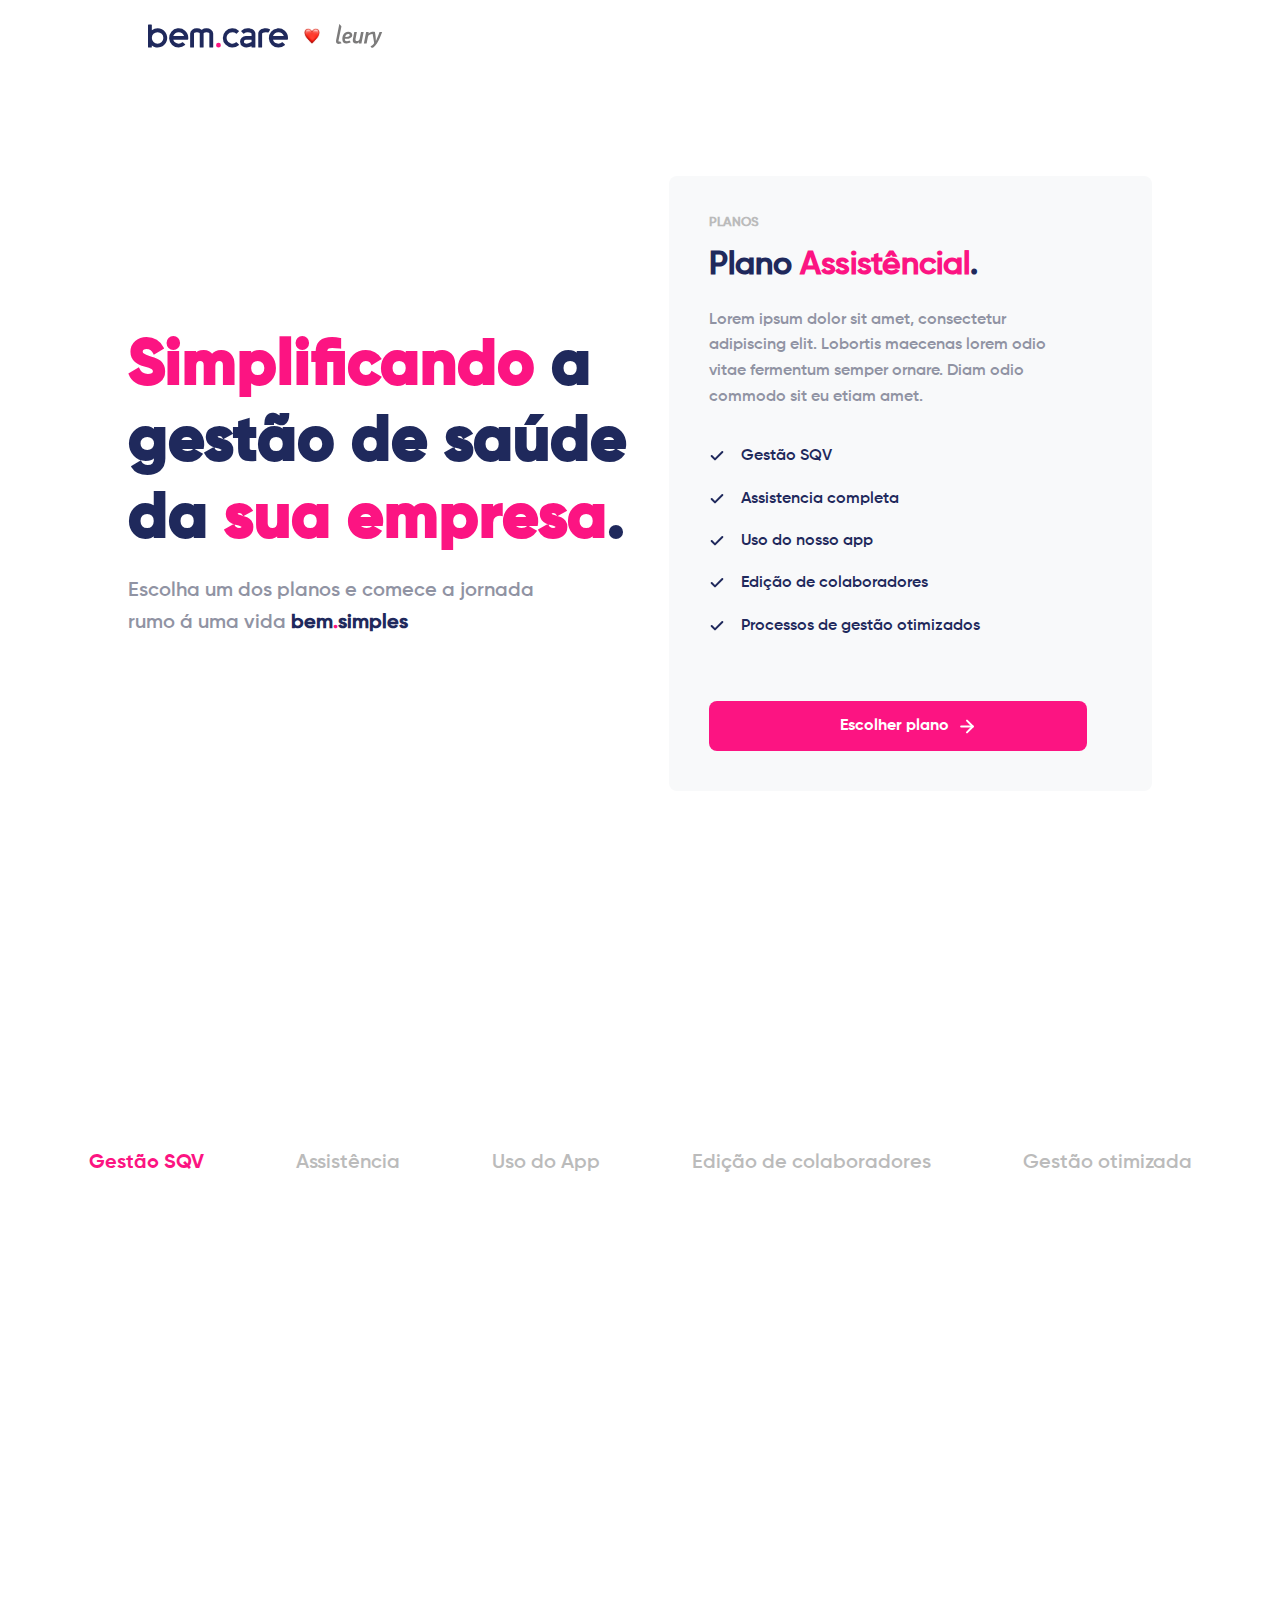
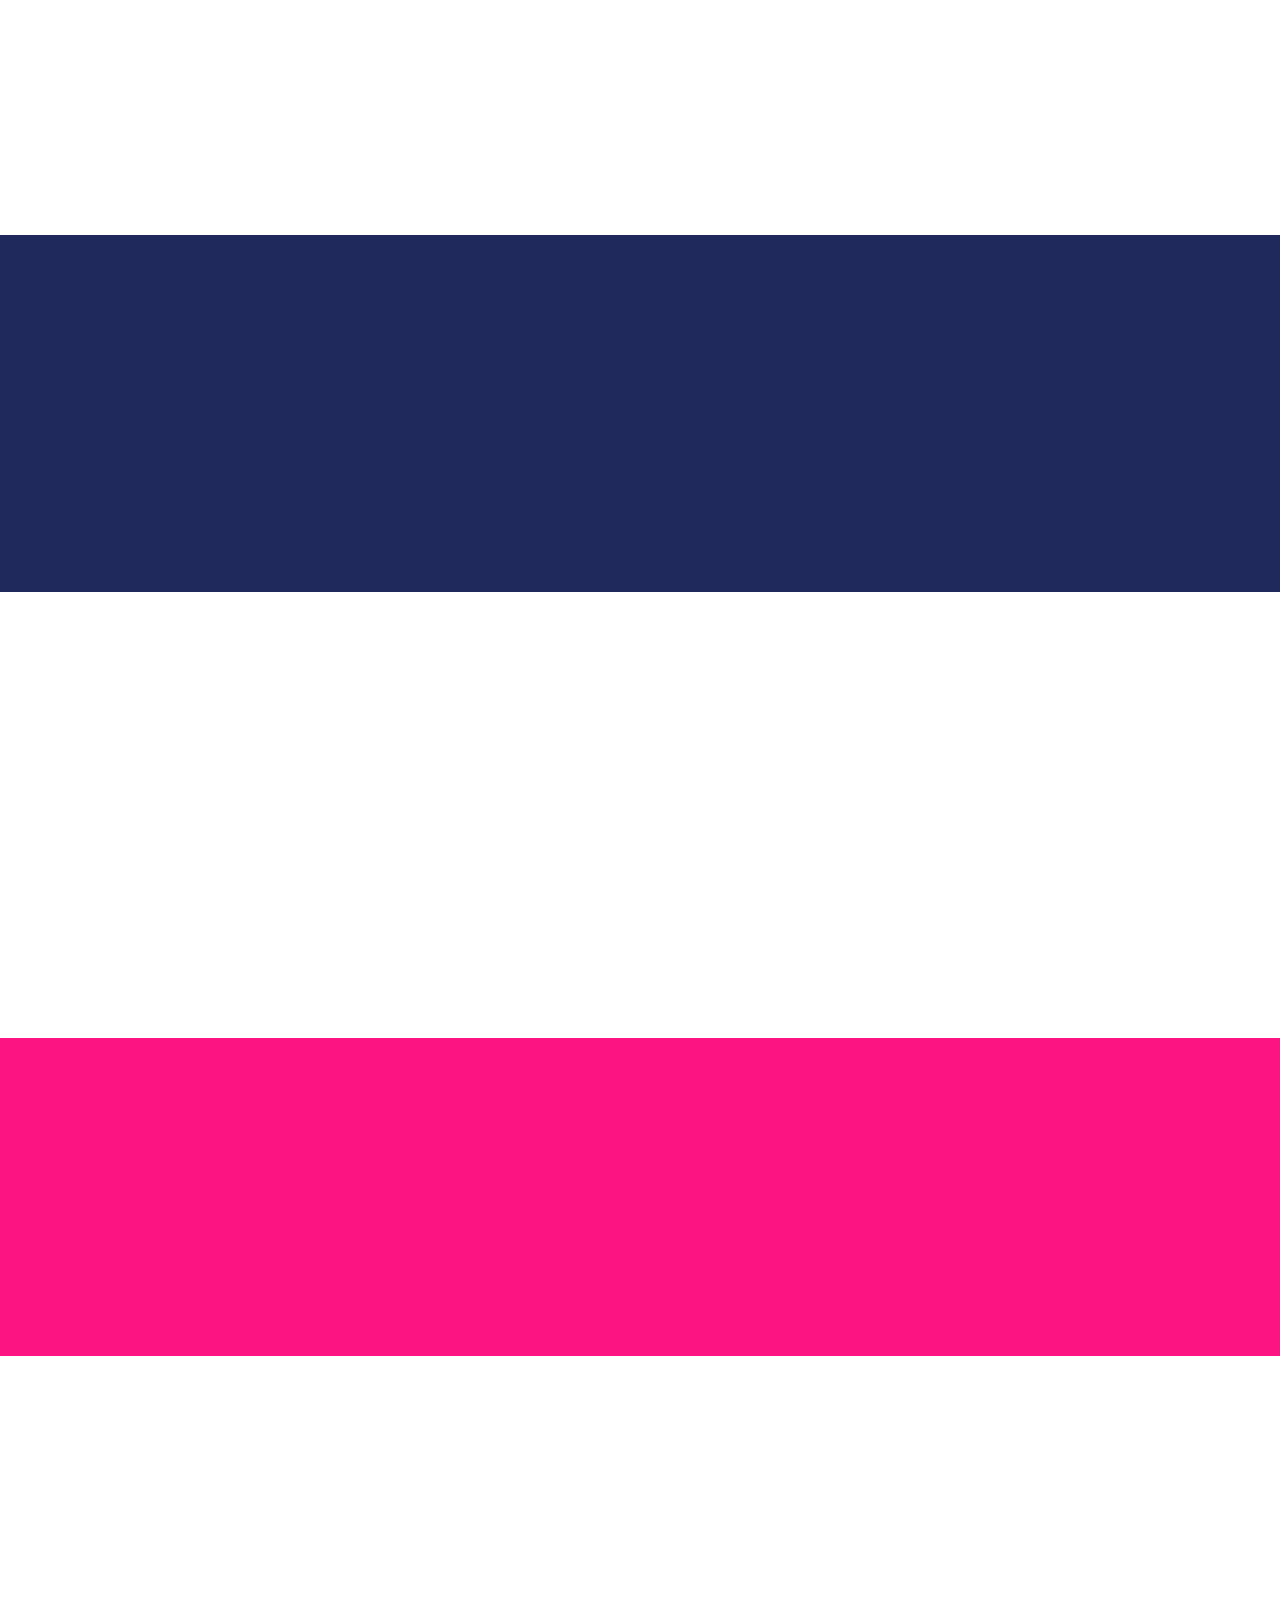
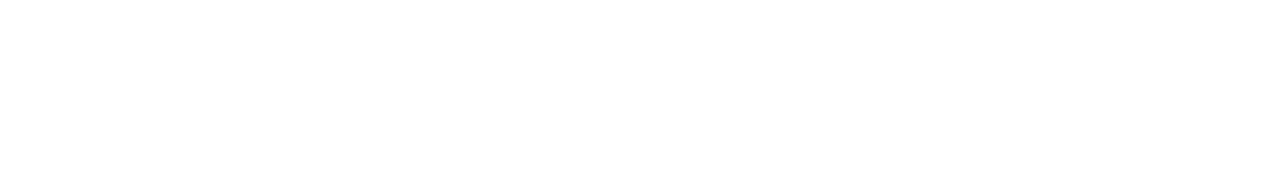
<file: index.html>
<!DOCTYPE html>
<html>
    <head>
        <meta charset="UTF-8">
        <meta name="viewport" content="width=device-width initial-scale=1.0">
        <link rel="preconnect" href="https://fonts.googleapis.com">
        <link rel="preconnect" href="https://fonts.gstatic.com" crossorigin>
        <link href="https://fonts.googleapis.com/css2?family=Inter:wght@400;500;600;700&display=swap" rel="stylesheet"> 
        <link rel="stylesheet" href="./CSS/Planos/planos.css">
        <style type="text/css" media="screen, print">
            @font-face {
            font-family: 'Gilroy-Black';
            font-style: normal;
            font-weight: normal;
            src: url('./Font/Gilroy-Black.ttf');
            }
            @font-face {
            font-family: 'Gilroy-Bold';
            font-style: normal;
            font-weight: normal;
            src: url('./Font/Gilroy-Bold.ttf');
            }
            @font-face {
            font-family: 'Gilroy-ExtraBold';
            font-style: normal;
            font-weight: normal;
            src: url('./Font/Gilroy-ExtraBold.ttf');
            }
            @font-face {
            font-family: 'Gilroy-Heavy';
            font-style: normal;
            font-weight: normal;
            src: url('./Font/Gilroy-Heavy.ttf');
            }
            @font-face {
            font-family: 'Gilroy-Light';
            font-style: normal;
            font-weight: normal;
            src: url('./Font/Gilroy-Light.ttf');
            }
            @font-face {
            font-family: 'Gilroy-Medium';
            font-style: normal;
            font-weight: normal;
            src: url('./Font/Gilroy-Medium.ttf');
            }
            @font-face {
            font-family: 'Gilroy-Regular';
            font-style: normal;
            font-weight: normal;
            src: url('./Font/Gilroy-Regular.ttf');
            }
            @font-face {
            font-family: 'Gilroy-SemiBold';
            font-style: normal;
            font-weight: normal;
            src: url('./Font/Gilroy-SemiBold.ttf');
            }
            @font-face {
            font-family: 'Gilroy-Thin';
            font-style: normal;
            font-weight: normal;
            src: url('./Font/Gilroy-Thin.ttf');
            }
            @font-face {
            font-family: 'Gilroy-UltraLight';
            font-style: normal;
            font-weight: normal;
            src: url('./Font/Gilroy-UltraLight.ttf');
            }
            
        </style>
        <link href="./CSS/animacaoScroll.css" rel="stylesheet">
        <link href="./CSS/base.css" rel="stylesheet">
        <link href="./CSS/reset.css" rel="stylesheet">
        <link href="./CSS/normalize.css" rel="stylesheet">
        <link rel="shortcut icon" href="./Assets/favicon-bem-care.svg">
        <title>Planos - bem.care</title>
    </head>

    <body id="body">
        
        <header class="cabecalho">

            <img src="./Assets/logo-bem.care.svg" alt="Logo Bem.Care" class="logo__bem-care">

            <img src="./Assets/Vetores/vetor-coracao-preenchido.svg" alt="Coração" class="icone__coracao">

            <img src="./Assets/logo-empresa.svg" alt="Logo Empresa" class="logo__empresa">

        </header>

        <main class="conteudo">
            
            <section class="secao__banner___hero">

                <section class="secao__intro___banner">

                    <h1 class="titulo__intro___banner"><span class="destaque__pink">Simplificando</span> a gestão de saúde da <span class="destaque__pink">sua empresa</span>.</h1>
                    <p class="subtitulo__intro___banner">Escolha um dos planos e comece a jornada rumo á uma vida <span class="font__weight-bold"><span class="destaque__blue">bem</span><span class="destaque__pink">.</span><span class="destaque__blue">simples</span></span></p>

                </section>

                <section class="secao__card___plano">

                    <h2 class="titulo__plano">PLANOS</h2>

                    <div class="info__card___plano">

                        <h3 class="nome__plano">Plano <span class="destaque__pink">Assistêncial</span>.</h3>

                        <p class="descricao__plano">Lorem ipsum dolor sit amet, consectetur adipiscing elit. Lobortis maecenas lorem odio vitae fermentum semper ornare. Diam odio commodo sit eu etiam amet.</p>

                    </div>

                    <ul class="lista__beneficios___plano">

                        <li class="item__lista___beneficios">Gestão SQV</li>

                        <li class="item__lista___beneficios">Assistencia completa</li>

                        <li class="item__lista___beneficios">Uso do nosso app</li>

                        <li class="item__lista___beneficios">Edição de colaboradores</li>

                        <li class="item__lista___beneficios">Processos de gestão otimizados</li>

                    </ul>

                    <a href="./plano-assistencial.html" class="botao__ver___plano">Escolher plano</a>

                </section>


            </section>

            <section class="secao__beneficios">

                <h5 class="titulo__beneficios anime-left"><span class="destaque__pink">Benefícios</span> do plano</h5>

                <div class="cabecalho__secao___beneficios">
                    <button class="tablinks tab-sqv" id="defaultOpen" onclick="openTab(event, 'sqv')">Gestão SQV</button>
                    <button class="tablinks tab-assistencia" onclick="openTab(event, 'assistencia')">Assistência</button>
                    <button class="tablinks tab-uso-app" onclick="openTab(event, 'uso-app')">Uso do App</button>
                    <button class="tablinks tab-edicao-colaboradores" onclick="openTab(event, 'edicao-colaboradores')">Edição de colaboradores</button>
                    <button class="tablinks tab-gestao-otimizada" onclick="openTab(event, 'gestao-otimizada')">Gestão otimizada</button>      
                </div>

                <section class="secao__tab___beneficios tabcontent" id="sqv">

                    <img src="./Assets/Imagens/imagem-sqv.png" alt="Imagem Benefícios" class="imagem__beneficio anime-right">

                    <section class="secao__info___beneficios anime-left">

                        <h7 class="titulo__info___beneficios">Gestão <span class="font__weight-medium"><span class="destaque__pink">SQV</span>.</h7>
                        <p class="descricao__info___beneficios">Lorem ipsum dolor sit amet, consectetur adipiscing elit. Lobortis maecenas lorem odio vitae fermentum semper ornare. Diam odio commodo sit eu etiam amet. ipsum dolor sit amet, consectetur adipiscing elit. Lobortis maecenas lorem odio vitae fermentum semper</p>

                        <a href="./plano-assistencial.html" class="botao__ver___plano-beneficios">Escolher plano</a>

                    </section>

                </section>

                <section class="secao__tab___beneficios tabcontent" id="assistencia">

                    <img src="./Assets/Imagens/imagem-sqv.png" alt="Imagem Benefícios" class="imagem__beneficio anime-right">

                    <section class="secao__info___beneficios anime-left">

                        <h7 class="titulo__info___beneficios">Assistência.</h7>
                        <p class="descricao__info___beneficios">Lorem ipsum dolor sit amet, consectetur adipiscing elit. Lobortis maecenas lorem odio vitae fermentum semper ornare. Diam odio commodo sit eu etiam amet. ipsum dolor sit amet, consectetur adipiscing elit. Lobortis maecenas lorem odio vitae fermentum semper</p>

                        <a href="./plano-assistencial.html" class="botao__ver___plano-beneficios">Escolher plano</a>

                    </section>

                </section>

                <section class="secao__tab___beneficios tabcontent" id="uso-app">

                    <img src="./Assets/Imagens/imagem-sqv.png" alt="Imagem Benefícios" class="imagem__beneficio anime-right">

                    <section class="secao__info___beneficios anime-left">

                        <h7 class="titulo__info___beneficios">Uso do <span class="font__weight-medium"><span class="destaque__pink">App</span>.</h7>
                        <p class="descricao__info___beneficios">Lorem ipsum dolor sit amet, consectetur adipiscing elit. Lobortis maecenas lorem odio vitae fermentum semper ornare. Diam odio commodo sit eu etiam amet. ipsum dolor sit amet, consectetur adipiscing elit. Lobortis maecenas lorem odio vitae fermentum semper</p>

                        <a href="./plano-assistencial.html" class="botao__ver___plano-beneficios">Escolher plano</a>

                    </section>

                </section>

                <section class="secao__tab___beneficios tabcontent" id="edicao-colaboradores">

                    <img src="./Assets/Imagens/imagem-sqv.png" alt="Imagem Benefícios" class="imagem__beneficio anime-right">

                    <section class="secao__info___beneficios anime-left">

                        <h7 class="titulo__info___beneficios">Edição de <span class="font__weight-medium"><span class="destaque__pink">colaboradores</span>.</h7>
                        <p class="descricao__info___beneficios">Lorem ipsum dolor sit amet, consectetur adipiscing elit. Lobortis maecenas lorem odio vitae fermentum semper ornare. Diam odio commodo sit eu etiam amet. ipsum dolor sit amet, consectetur adipiscing elit. Lobortis maecenas lorem odio vitae fermentum semper</p>

                        <a href="./plano-assistencial.html" class="botao__ver___plano-beneficios">Escolher plano</a>

                    </section>

                </section>

                <section class="secao__tab___beneficios tabcontent" id="gestao-otimizada">

                    <img src="./Assets/Imagens/imagem-sqv.png" alt="Imagem Benefícios" class="imagem__beneficio anime-right">

                    <section class="secao__info___beneficios anime-left">

                        <h7 class="titulo__info___beneficios">Gestão <span class="font__weight-medium"><span class="destaque__pink">otimizada</span>.</h7>
                        <p class="descricao__info___beneficios">Lorem ipsum dolor sit amet, consectetur adipiscing elit. Lobortis maecenas lorem odio vitae fermentum semper ornare. Diam odio commodo sit eu etiam amet. ipsum dolor sit amet, consectetur adipiscing elit. Lobortis maecenas lorem odio vitae fermentum semper</p>

                        <a href="./plano-assistencial.html" class="botao__ver___plano-beneficios">Escolher plano</a>

                    </section>

                </section>

            </section>

            <section class="secao__diferencial">

                <ul class="lista__diferencial">

                    <li class="item__lista___diferencial anime-right">

                        <img src="./Assets/Vetores/vetor-coracao-diferencial.svg" alt="" class="imagem__item___diferencial">

                        <h8 class="titulo__diferencial">Cuidamos de mais de <span class="destaque__pink">1200 vidas.</span></h8>

                    </li>

                    <li class="item__lista___diferencial anime-right">

                        <img src="./Assets/Vetores/vetor-alcancamos-diferencial.svg" alt="" class="imagem__item___diferencial">

                        <h8 class="titulo__diferencial">Alcançamos <span class="destaque__pink">116 cidades.</span></h8>

                    </li>

                    <li class="item__lista___diferencial anime-left">

                        <img src="./Assets/Vetores/vetor-relatorios-diferencial.svg" alt="" class="imagem__item___diferencial">

                        <h8 class="titulo__diferencial">Mais de <span class="destaque__pink">20 mil relatórios gerados.</span></h8>

                    </li>

                    <li class="item__lista___diferencial anime-left">

                        <img src="./Assets/Vetores/vetor-empresas-diferencial.svg" alt="" class="imagem__item___diferencial">

                        <h8 class="titulo__diferencial"><span class="destaque__pink">95 empresas</span> usam o <span class="destaque__pink">bem</span>.<span class="destaque__pink">care.</span></span></h8>

                    </li>


                </ul>

            </section>

            <section class="secao__depoimentos">

                <h9 class="titulo__depoimentos anime-right"><span class="destaque__pink">Depoimentos</span> de quem está sobre nossos <span class="destaque__pink">cuidados</span>.</h9>

                <div class="container__carousel anime-left">
                    <ul class="lista__depoimentos" data-lista-depoimentos>

                        <li class="item__lista___depoimentos">

                            <p class="texto__depoimento">O bem<span class="destaque__pink">.</span>care hoje em dia é peça mais que importante na rotina do RH da empresa, não consigo mais imaginar os processos sem a facilidade que e praticidade que o serviço trás<span class="destaque__pink">”</span></p>

                            <div class="container__perfil___depoimento">

                                <img src="./Assets/Imagens/imagem-depoimentos.png" alt="Imagem Depoimento" class="imagem__perfil___depoimento">

                                <div class="info__perfil___depoimento">

                                    <h10 class="nome__perfil___depoimento">Armano Franco</h10>
                                    <span class="empresa__perfil___depoimento">Fleury</span>

                                </div>

                            </div>
                        </li>

                        <li class="item__lista___depoimentos">

                            <p class="texto__depoimento">O bem<span class="destaque__pink">.</span>care hoje em dia é peça mais que importante na rotina do RH da empresa, não consigo mais imaginar os processos sem a facilidade que e praticidade que o serviço trás<span class="destaque__pink">”</span></p>

                            <div class="container__perfil___depoimento">

                                <img src="./Assets/Imagens/imagem-depoimentos.png" alt="Imagem Depoimento" class="imagem__perfil___depoimento">

                                <div class="info__perfil___depoimento">

                                    <h10 class="nome__perfil___depoimento">Arthur Franco</h10>
                                    <span class="empresa__perfil___depoimento">Fleury</span>

                                </div>

                            </div>
                        </li>

                        <li class="item__lista___depoimentos">

                            <p class="texto__depoimento">O bem<span class="destaque__pink">.</span>care hoje em dia é peça mais que importante na rotina do RH da empresa, não consigo mais imaginar os processos sem a facilidade que e praticidade que o serviço trás<span class="destaque__pink">”</span></p>

                            <div class="container__perfil___depoimento">

                                <img src="./Assets/Imagens/imagem-depoimentos.png" alt="Imagem Depoimento" class="imagem__perfil___depoimento">

                                <div class="info__perfil___depoimento">

                                    <h10 class="nome__perfil___depoimento">James Franco</h10>
                                    <span class="empresa__perfil___depoimento">Fleury</span>

                                </div>

                            </div>
                        </li>

                    </ul>

                    <div class="container__botao___depoimento">
                        <button class="botao__anterior___depoimento" type="button" data-anterior>
                            <svg width="24" height="24" viewBox="0 0 24 24" fill="none" xmlns="http://www.w3.org/2000/svg">
                                <path class="seta-esquerda-hover" d="M19 12H5" stroke="#A3A3A3" stroke-width="2" stroke-linecap="round" stroke-linejoin="round"/>
                                <path class="seta-esquerda-hover" d="M12 19L5 12L12 5" stroke="#A3A3A3" stroke-width="2" stroke-linecap="round" stroke-linejoin="round"/>
                            </svg>
                        </button>
                        <button class="botao__proximo___depoimento" type="button" data-proximo>
                            <svg width="24" height="24" viewBox="0 0 24 24" fill="none" xmlns="http://www.w3.org/2000/svg">
                                <path class="seta-direita-hover" d="M5 12H19" stroke="#A3A3A3" stroke-width="2" stroke-linecap="round" stroke-linejoin="round"/>
                                <path class="seta-direita-hover" d="M12 19L19 12L12 5" stroke="#A3A3A3" stroke-width="2" stroke-linecap="round" stroke-linejoin="round"/>
                            </svg>
                        </button>
                    </div>
                </div>

            </section>

            <section class="secao__contato">

                <h11 class="titulo__contato anime-right">Fale com a nossa <span class="destaque__white">equipe de vendas.</span></h11>

                <a href="#" class="botao__falar___whatsapp anime-left">Falar por Whatsapp</a>

            </section>

        </main>

        <footer class="rodape">

            <img src="./Assets/logo-bem.care.svg" alt="Logo Bem.Care" class="imagem__bem-care___footer anime-left">
            
            <h12 class="titulo__footer anime-right">somos apaixonados por cuidar bem dos seus colaboradores</h12>

            <h13 class="texto__copyright___footer anime-left">bem.care é uma fintech de saúde, atuando na condição de instituição de pagamento e arranjo de pagamento BEM.CARE S/A. - CNPJ 29.884.711/001-58 - Av. das Nações Unidas, 12.399, Conjunto 16-B São Paulo, SP, CEP 04578-000</h13>

        </footer>
    <script src="https://cdnjs.cloudflare.com/ajax/libs/jquery/2.2.2/jquery.min.js" type="text/javascript"></script>
    <script>
            // Adiciona a classe .js ao elemento HTML. Assim eu garanto que os elementos só serão escondidos caso o JavaScript esteja habilitado
                var root = document.documentElement;
                root.className += ' js';

                // Cria a função boxTop responsável por definir a distância entre o topo to elemento e a página
                function boxTop(idBox) {
                    var boxOffset = $(idBox).offset().top;
                    return boxOffset;
                }

                // Verifica se o documento está pronto
                $(document).ready(function() {
                    
                            // target define os elementos que serão animados. Neste 	caso todos os que possuirem a classe .anime	
                    var $target = $('.anime-left'),
                            
                            // animationClass define a classe que será injetada no elemento durante o scroll. É nessa classe que	definimos como a animação irá ocorrer
                            animationClass = 'anime-init-left',
                            
                            // windowHeight pega a altura total da janela do browser
                            windowHeight = $(window).height(),
                            
                            // offset é definido a partir da altura da janela, menos um quarto dessa atlura. Isso vai garantir que o browser não fique com um espaço grande em branco
                            offset = windowHeight - (windowHeight / 7);

                    // animeScroll é a função responsável por adicionar a classe animationClass ao elemento da página.
                    function animeScroll() {
                        
                        // documentTop vai definir a distância entre o topo da página e o scroll. O valor é atualizado sempre a função animeScroll é ativada.
                        var documentTop = $(document).scrollTop();
                        
                        // target.each serve para adicionarmos a função a cada elemento que tiver a classe do target. Assim garantimos que elementos com distâncias diferentes do topo da página, animem no momento correto
                        $target.each(function() {
                            
                            // o if verifica se a distância entre o topo da página e o scroll é maior que a distância do elemento - o valor fo offset
                            if (documentTop > boxTop(this) - offset) {
                                
                                // caso seja verdadeiro, ele vai adicionar a classe que está em animationClass ao elemento
                                $(this).addClass(animationClass);
                            } else {
                                
                                // caso seja falso ele vai remover a classe do elemento. Se você não quiser que a animação ocorra mais de uma vez, ou seja, quando o cliente voltar o scroll para cima os elementos continuem fixos, basta remover este else
                                $(this).removeClass(animationClass);
                            }
                        });
                    }
                    
                    // dispara a função animeScroll, nesse primeiro momento ele dispara para verificar se já não existe nenhum elemento na página que esteja no campo de visão do usuário
                    animeScroll();
                    
                    // com o document.scroll vamos verificar sempre que um evento de scroll ocorrer na página
                    $(document).scroll(function() {
                        
                        // quando o evento de scroll ocorre disparamos novamente a função animeScroll. Com um setTimeout para evetira que ela seja disparada diversas vezes
                        setTimeout(function() {
                            animeScroll()
                        }, 150);
                    });
                });
    </script>
    <script>
        // Adiciona a classe .js ao elemento HTML. Assim eu garanto que os elementos só serão escondidos caso o JavaScript esteja habilitado
            var root = document.documentElement;
            root.className += ' js';

            // Cria a função boxTop responsável por definir a distância entre o topo to elemento e a página
            function boxTop(idBox) {
                var boxOffset = $(idBox).offset().top;
                return boxOffset;
            }

            // Verifica se o documento está pronto
            $(document).ready(function() {
                
                        // target define os elementos que serão animados. Neste 	caso todos os que possuirem a classe .anime	
                var $target = $('.anime-right'),
                        
                        // animationClass define a classe que será injetada no elemento durante o scroll. É nessa classe que	definimos como a animação irá ocorrer
                        animationClass = 'anime-init-right',
                        
                        // windowHeight pega a altura total da janela do browser
                        windowHeight = $(window).height(),
                        
                        // offset é definido a partir da altura da janela, menos um quarto dessa atlura. Isso vai garantir que o browser não fique com um espaço grande em branco
                        offset = windowHeight - (windowHeight / 7);

                // animeScroll é a função responsável por adicionar a classe animationClass ao elemento da página.
                function animeScroll() {
                    
                    // documentTop vai definir a distância entre o topo da página e o scroll. O valor é atualizado sempre a função animeScroll é ativada.
                    var documentTop = $(document).scrollTop();
                    
                    // target.each serve para adicionarmos a função a cada elemento que tiver a classe do target. Assim garantimos que elementos com distâncias diferentes do topo da página, animem no momento correto
                    $target.each(function() {
                        
                        // o if verifica se a distância entre o topo da página e o scroll é maior que a distância do elemento - o valor fo offset
                        if (documentTop > boxTop(this) - offset) {
                            
                            // caso seja verdadeiro, ele vai adicionar a classe que está em animationClass ao elemento
                            $(this).addClass(animationClass);
                        } else {
                            
                            // caso seja falso ele vai remover a classe do elemento. Se você não quiser que a animação ocorra mais de uma vez, ou seja, quando o cliente voltar o scroll para cima os elementos continuem fixos, basta remover este else
                            $(this).removeClass(animationClass);
                        }
                    });
                }
                
                // dispara a função animeScroll, nesse primeiro momento ele dispara para verificar se já não existe nenhum elemento na página que esteja no campo de visão do usuário
                animeScroll();
                
                // com o document.scroll vamos verificar sempre que um evento de scroll ocorrer na página
                $(document).scroll(function() {
                    
                    // quando o evento de scroll ocorre disparamos novamente a função animeScroll. Com um setTimeout para evetira que ela seja disparada diversas vezes
                    setTimeout(function() {
                        animeScroll()
                    }, 150);
                });
            });
</script>
    <script src="./Componentes/tab.js" type="text/javascript"></script>
    <script src="./Componentes/moduleCaroussel.js" type="module"></script>
    </body>

</html>
</file>
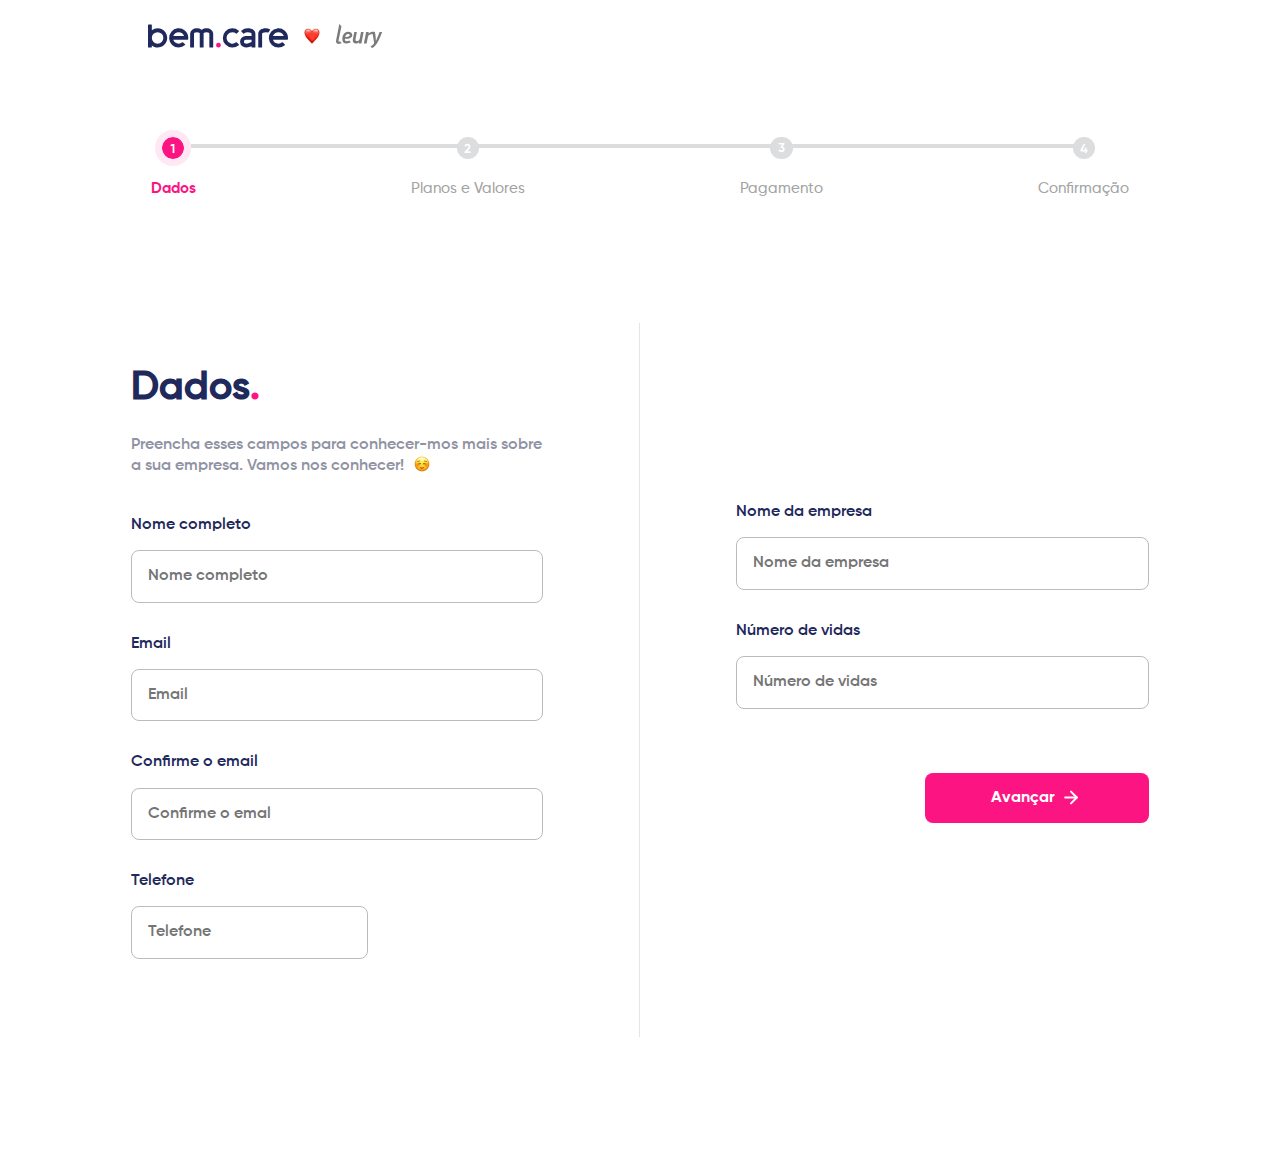
<file: plano-assistencial.html>
<!DOCTYPE html>
<html>
    <head>
        <meta charset="UTF-8">
        <meta name="viewport" content="width=device-width initial-scale=1.0">
        <link rel="preconnect" href="https://fonts.googleapis.com">
        <link rel="preconnect" href="https://fonts.gstatic.com" crossorigin>
        <link href="https://fonts.googleapis.com/css2?family=Inter:wght@400;500;600;700&display=swap" rel="stylesheet"> 
        <link rel="stylesheet" href="./CSS/PlanoAssistencial/planoAssistencial.css">
        <style type="text/css" media="screen, print">
            @font-face {
            font-family: 'Gilroy-Black';
            font-style: normal;
            font-weight: normal;
            src: url('./Font/Gilroy-Black.ttf');
            }
            @font-face {
            font-family: 'Gilroy-Bold';
            font-style: normal;
            font-weight: normal;
            src: url('./Font/Gilroy-Bold.ttf');
            }
            @font-face {
            font-family: 'Gilroy-ExtraBold';
            font-style: normal;
            font-weight: normal;
            src: url('./Font/Gilroy-ExtraBold.ttf');
            }
            @font-face {
            font-family: 'Gilroy-Heavy';
            font-style: normal;
            font-weight: normal;
            src: url('./Font/Gilroy-Heavy.ttf');
            }
            @font-face {
            font-family: 'Gilroy-Light';
            font-style: normal;
            font-weight: normal;
            src: url('./Font/Gilroy-Light.ttf');
            }
            @font-face {
            font-family: 'Gilroy-Medium';
            font-style: normal;
            font-weight: normal;
            src: url('./Font/Gilroy-Medium.ttf');
            }
            @font-face {
            font-family: 'Gilroy-Regular';
            font-style: normal;
            font-weight: normal;
            src: url('./Font/Gilroy-Regular.ttf');
            }
            @font-face {
            font-family: 'Gilroy-SemiBold';
            font-style: normal;
            font-weight: normal;
            src: url('./Font/Gilroy-SemiBold.ttf');
            }
            @font-face {
            font-family: 'Gilroy-Thin';
            font-style: normal;
            font-weight: normal;
            src: url('./Font/Gilroy-Thin.ttf');
            }
            @font-face {
            font-family: 'Gilroy-UltraLight';
            font-style: normal;
            font-weight: normal;
            src: url('./Font/Gilroy-UltraLight.ttf');
            }
            
        </style>
        <link href="./CSS/animacaoScroll.css" rel="stylesheet">
        <link href="./CSS/base.css" rel="stylesheet">
        <link href="./CSS/reset.css" rel="stylesheet">
        <link href="./CSS/normalize.css" rel="stylesheet">
        <link rel="shortcut icon" href="./Assets/favicon-bem-care.svg">
        <title>Plano Assistêncial - bem.care</title>
    </head>

    <body id="body">

        <header class="cabecalho">

            <img src="./Assets/logo-bem.care.svg" alt="Logo Bem.Care" class="logo__bem-care">

            <img src="./Assets/Vetores/vetor-coracao-preenchido.svg" alt="Coração" class="icone__coracao">

            <img src="./Assets/logo-empresa.svg" alt="Logo Empresa" class="logo__empresa">

        </header>

        <main class="conteudo">

            <section class="secao__progresso___compra">

                <section class="secao__barra___progresso">

                    <span class="barra__progresso" id="barra-progresso"></span>

                </section>


                <section class="secao__passos___progresso">

                    <div class="container__passos___progresso">
                        <div class="container__numero___passo">
                            <span class="numero__passo___progresso numero__passo___atual primeiro__progresso"></span>
                        </div>
                        <span class="nome__passo___progresso nome__passo___atual">Dados</span>

                    </div>

                    <div class="container__passos___progresso">

                        <div class="container__numero___passo">
                            <span class="numero__passo___progresso segundo__progresso" id="numero-segundo__progresso"></span>
                        </div>
                        <span class="nome__passo___progresso" id="nome-segundo__progresso">Planos e Valores</span>
                        
                    </div>

                    <div class="container__passos___progresso">

                        <div class="container__numero___passo">
                            <span class="numero__passo___progresso terceiro__progresso"></span>
                        </div>
                        <span class="nome__passo___progresso">Pagamento</span>
                        
                    </div>

                    <div class="container__passos___progresso">

                        <div class="container__numero___passo">
                            <span class="numero__passo___progresso quarto__progresso"></span>
                        </div>
                        <span class="nome__passo___progresso">Confirmação</span>
                        
                    </div>

                </section>

            </section>
            <div class="container__secoes">
                <section class="secao__conteudo___passos">

                    <section class="secao__dados" id="secao__dados">

                        <section class="secao__dados___pessoal">

                            <h1 class="titulo__dados___pessoal">Dados<span class="destaque__pink">.</span></h1>
                            <p class="descricao__dados___pessoal">Preencha esses campos para conhecer-mos mais sobre a sua empresa. Vamos nos conhecer! <img src="./Assets/Vetores/vetor-carinha-sorrindo.png" alt="Emoji" class="emoji-descricao"></p>

                            <section class="secao__input___dados">

                                <div class="container__input">

                                    <label for="Nome" class="label__input">Nome completo</label>
                                    <input type="text" class="input__dados" placeholder="Nome completo" required>

                                </div>

                                <div class="container__input">

                                    <label for="Email" class="label__input">Email</label>
                                    <input type="email" class="input__dados" placeholder="Email" required>

                                </div>

                                <div class="container__input">

                                    <label for="Confirme Email" class="label__input">Confirme o email</label>
                                    <input type="email" class="input__dados" placeholder="Confirme o emal" required>

                                </div>

                                <div class="container__input">

                                    <label for="Telefone" class="label__input">Telefone</label>
                                    <input type="tel" class="input__dados input__dados-telefone" placeholder="Telefone" required>

                                </div>

                            </section>

                        </section>

                        <section class="secao__dados___empresa">

                            <section class="secao__input___dados">

                                <div class="container__input">

                                    <label for="Nome Empresa" class="label__input">Nome da empresa</label>
                                    <input type="text" class="input__dados" placeholder="Nome da empresa">

                                </div>

                                <div class="container__input">

                                    <label for="Numero Vidas" class="label__input">Número de vidas</label>
                                    <input type="number" class="input__dados" placeholder="Número de vidas">

                                </div>

                            </section>

                            <div class="container__botao___avancar">
                                <button class="botao__avancar___passos" id="botao__avancar___dados">Avançar</button>
                            </div>
                        </section>

                    </section>

                    <section class="secao__planos" id="secao__planos-valores">

                        <section class="secao__planos___dados">

                            <h2 class="titulo__planos">Planos<span class="destaque__pink">.</span></h2>
                            <p class="descricao__planos">Selecione o tipo de plano desejado de acordo com o número de vidas e parta para o pagamento <img src="./Assets/Vetores/PlanoPrecos/vetor-dinheiro.png" alt="Emoji" class="emoji-dinheiro"></p>


                            <section class="secao__dados-recolhidos">

                                <h3 class="titulo__dados___recolhidos">Dados</h3>

                                <div class="container__dados___recolhidos">

                                    <span class="nome__dado___recolhido">Nome completo</span>
                                    <span class="info__dado___recolhido">Helio Souza</span>

                                </div>

                                <div class="container__dados___recolhidos">

                                    <span class="nome__dado___recolhido">Email</span>
                                    <span class="info__dado___recolhido">bemcare01@bemcare.com</span>
                                    
                                </div>

                                <div class="container__dados___recolhidos">

                                    <span class="nome__dado___recolhido">Telefone</span>
                                    <span class="info__dado___recolhido">+55 (75) 9 0000-0000</span>
                                    
                                </div>

                                <div class="container__dados___recolhidos">

                                    <span class="nome__dado___recolhido">Nome da empresa</span>
                                    <span class="info__dado___recolhido">bem.care LTDA</span>
                                    
                                </div>

                                <div class="container__numero___vidas">

                                    <h4 class="titulo__numero___vidas">Número de vidas</h4>

                                    <span class="numero__vidas"><span class="destaque__pink">45</span> vidas</span>

                                </div>

                            </section>

                        </section>

                        <section class="secao__escolha___planos">

                            <section class="secao__opcoes___planos">

                                <div class="container__opcoes___planos" id="container__plano___simples">
                                    <div class="container__input__radio">
                                        <div class="container__input___opcoes">
                                            <input onclick="mudaBordaContainerSimples()" name="Planos" type="radio" class="input__aceitar-termos" id="check__plano___simples"> 
                                        </div>
                                    </div>

                                    <h5 class="titulo__plano___opcoes">Plano simples</h5>

                                    <ul class="lista__beneficios___opcoes">

                                        <li class="item__lista___beneficios">Beneficio</li>

                                        <li class="item__lista___beneficios">Beneficio</li>

                                        <li class="item__lista___beneficios">Beneficio</li>

                                        <li class="item__lista___beneficios">Beneficio</li>

                                    </ul>

                                </div>

                                <div class="container__opcoes___planos" id="container__plano___completo">
                                    <div class="container__input__radio">
                                        <div class="container__input___opcoes">
                                            <input onclick="mudaBordaContainerCompleto()" name="Planos" type="radio" class="input__aceitar-termos" id="check__plano___completo">
                                        </div>
                                    </div>

                                    <h5 class="titulo__plano___opcoes">Plano completo</h5>

                                    <ul class="lista__beneficios___opcoes">

                                        <li class="item__lista___beneficios">Beneficio</li>

                                        <li class="item__lista___beneficios">Beneficio</li>

                                        <li class="item__lista___beneficios">Beneficio</li>

                                        <li class="item__lista___beneficios">Beneficio</li>

                                    </ul>

                                </div>

                            </section>

                            <div class="container__valor___plano">

                                <h7 class="titulo__valor___plano">Valor da mensalidade</h7>

                                <span class="valor__plano"><span class="destaque__pink">R$ 725</span> /mês</span>

                            </div>

                            <div class="container__botoes___planos">
                                <button class="botao__regredir___passos-planos">Voltar</button>

                                <button class="botao__avancar___passos-planos">Avançar</button>
                            </div>
                        </section>

                    </section>

                </section>
            </div>

        </main>

    <script src="./Componentes/Planos/checkBorder.js" type="text/javascript"></script>
    <script src="./Componentes/Planos/index.js" type="module"></script>
    </body>

</html>
</file>
<file: CSS/Planos/planos.css>
@media (min-width:0px){
    /*---------------------CABECALHO-------------------*/
    .cabecalho{
        display: flex;
        flex-direction: row;
        align-items: center;
        gap: 1rem;

        padding-left: 9.25rem;
        padding-right: 9.25rem;
        padding-top: 1.5rem;
        padding-bottom: 1.5rem;
    }
    .logo__bem-care{
        width: 8.772rem;
        height: 1.5rem;
    }
    /*----------------------CONTEUDO---------------------*/
    .conteudo{
        display: flex;
        flex-direction: column;
        align-items: center;
    }
    /*-----------------------BANNER----------------------*/
    .secao__banner___hero{
        display: flex;
        flex-direction: row;
        align-items: center;
        justify-content: space-between;

        width: 80vw;

        padding-top: 6.5rem;
    }
    .secao__intro___banner{
        display: flex;
        flex-direction: column;

        width: 34.313rem;
    }
    .secao__card___plano{
        display: flex;
        flex-direction: column;

        width: 30.5rem;

        background: #F8F9FA;
        border-radius: 8px;

        padding-top: 2.5rem;
        padding-left: 2.5rem;
        padding-bottom: 2.5rem;
        padding-right: 4.063rem;
    }
    .titulo__intro___banner{
        font-family: 'Gilroy-ExtraBold';
        font-size: 64px;

        color: var(--primary-blue);

        line-height: var(--line-sm);

        margin: 0%;
    }
    .subtitulo__intro___banner{
        font-family: 'Gilroy-SemiBold';
        font-size: 20px;

        line-height: 32px;

        color: var(--high-medium);

        width: 27.25rem;

        margin: 0%;
        margin-top: 16px;
    }
    .font__weight-bold{
        font-family: 'Gilroy-SemiBold';
        font-weight: 600;
    }
    /*------------------------CARD-PLANO----------------------*/
    .titulo__plano{
        font-family: 'Gilroy-SemiBold';
        font-size: 13px;

        color: var(--high-dark);

        margin: 0%;
        margin-bottom: 1rem;
    }
    .info__card___plano{
        display: flex;
        flex-direction: column;
        gap: 1.5rem;
        
        margin-bottom: 2.313rem;
    }
    .nome__plano{
        font-family: 'Gilroy-SemiBold';
        font-size: 32px;

        color: var(--primary-blue);

        margin: 0%;
    }
    .descricao__plano{
        font-family: 'Gilroy-SemiBold';
        font-size: 16px;

        line-height: 160%;

        color: var(--high-medium);

        margin: 0%;
    }
    .lista__beneficios___plano{
        display: flex;
        flex-direction: column;
        gap: 1.5rem;
    }
    .item__lista___beneficios{
        font-family: 'Gilroy-SemiBold';
        font-size: 16px;

        color: var(--primary-blue);

        padding-left: 2rem;

        background-image: url("../../Assets/Vetores/vetor-beneficios-check.svg");
        background-position: center left;
        background-repeat: no-repeat;
    }
    .botao__ver___plano{
        font-family: 'Gilroy-Bold';
        font-size: 16px;

        color: #FFFFFF;

        padding-left: 8.188rem;
        padding-right: 7.938rem;
        padding-top: 1rem;
        padding-bottom: 1rem;

        margin-top: 4.125rem;
        
        background-color: var(--primary-pink);
        border-radius: 8px;

        background-image: url("../../Assets/Setas/seta-direita-branca.svg");
        background-position: 15.5rem center;
        background-repeat: no-repeat;
        transition: .1s all ease-in-out;
    }
    .botao__ver___plano:hover{
        background-color: #CC1069;
        transition: .1s all ease-in-out;
    }
    /*-----------------------EMPRESAS----------------------*/
    .secao__empresas{
        display: flex;
        flex-direction: row;
        align-items: center;
        justify-content: space-between;

        width: 80vw;

        padding-left: 2rem;
        padding-top: 6.5rem;
        padding-bottom: 6.5rem;
    }
    .titulo__empresas{
        font-family: 'Gilroy-SemiBold';
        font-size: 48px;

        color: var(--primary-blue);

        width: 26.125rem;
    }
    .imagens__empresas{
        display: flex;
        flex-direction: column;
        align-items: center;
        gap: 5rem;

        width: 29.166rem;
    }
    .primeira-linha__empresas{
        display: flex;
        flex-direction: row;
        align-items: center;
        justify-content: space-between;

        width: 27.166rem;
    }
    .segunda-linha__empresas{
        display: flex;
        flex-direction: row;
        align-items: center;

        width: 29.166rem;
    }
    .imagem__empresa___microsoft{
        margin-left: 5.7rem;
        margin-right: 9.8rem;
    }
    /*-----------------------BENEFICIOS----------------------*/
    
    .secao__beneficios{
        display: flex;
        flex-direction: column;
        align-items: center;
        gap: 6rem;

        padding-top: 13rem;
        padding-bottom: 9.813rem;
    }
    .titulo__beneficios{
        font-family: 'Gilroy-SemiBold';
        font-size: 48px;

        color: var(--primary-blue);
    }
    .cabecalho__secao___beneficios{
        display: flex;
        flex-direction: row;
        align-items: center;
        gap: 5rem;
    }
    .tablinks{
        border: none;
        background-color: transparent;

        font-family: 'Gilroy-SemiBold';
        font-size: 20px;

        color: var(--high-dark);
    }
    .secao__tab___beneficios{
        display: flex;
        flex-direction: row;
        align-items: center;
        justify-content: center;
        gap: 13.188rem;

        width: 80vw;
    }
    @media (max-width:1439px) {
        .secao__tab___beneficios{
            justify-content:space-between;

            gap: 0rem;
        }
        
    }
    .imagem__beneficio{
        width: 35.25rem;
        height: 25.375rem;

        border-radius: 8px;
    }
    .secao__info___beneficios{
        display: flex;
        flex-direction: column;

        width: 22.938rem;
    }
    .titulo__info___beneficios{
        font-family: 'Gilroy-SemiBold';
        font-size: 32px;

        color: var(--primary-blue);

        margin-bottom: 1.5rem;
    }
    .font__weight-medium{
        font-family: 'Gilroy-Medium';
    }
    .descricao__info___beneficios{
        font-family: 'Gilroy-SemiBold';

        font-size: 16px;
        line-height: 160%;

        color: var(--high-medium);

        margin: 0%;
    }
    .botao__ver___plano-beneficios{
        font-family: 'Gilroy-Bold';
        font-size: 16px;

        color: #FFFFFF;

        padding-left: 8.188rem;
        padding-right: 7.938rem;
        padding-top: 1rem;
        padding-bottom: 1rem;

        margin-top: 3rem;

        background-color: var(--primary-pink);

        border-radius: 8px;

        background-image: url("../../Assets/Setas/seta-direita-branca.svg");
        background-position: 15.5rem center;
        background-repeat: no-repeat;
        transition: .1s all ease-in-out;
    }
    .botao__ver___plano-beneficios:hover{
        background-color: #CC1069;
        transition: .1s all ease-in-out;
    }
    /*-----------------------DIFERENCIAL----------------------*/
    .secao__diferencial{
        display: flex;
        flex-direction: row;
        align-items: center;
        justify-content: center;

        background-color: var(--primary-blue);

        width: 100vw;

        padding-top: 6.875rem;
        padding-bottom: 6.5rem;
    }
    .lista__diferencial{
        display: flex;
        flex-direction: row;
        align-items: center;
        justify-content: space-between;

        width: 80vw;
    }
    .item__lista___diferencial{
        display: flex;
        flex-direction: column;
        align-items: center;
        gap: 2.346rem;

        width: 13.125rem;

        text-align: center;
    }
    .titulo__diferencial{
        font-family: 'Gilroy-SemiBold';

        font-size: 24px;
        line-height: 120%;

        color: #FFFFFF;
    }
    /*-----------------------DEPOIMENTOS----------------------*/
    .secao__depoimentos{
        display: flex;
        flex-direction: row;
        align-items: center;
        justify-content: space-between;

        width: 80vw;

        padding-top: 5rem;
        padding-bottom: 5rem;
    }
    .titulo__depoimentos{
        font-family: 'Gilroy-SemiBold';
        font-size: 48px;

        color: var(--primary-blue);

        width: 31.563rem;
    }

    .container__carousel{
        width: 42vw;

        overflow-y: hidden;
        overflow-x: hidden;
    }
    .lista__depoimentos{
        display: flex;
        flex-direction: row;
        align-items: center;

        width: auto;

        transition: all .5s ease-in-out;
    }
    .item__lista___depoimentos{
        display: flex;
        flex-direction: column;
        justify-content: space-between;

        background: #F8F9FA;
        border-radius: 8px;

        padding-top: 1.5rem;
        padding-left: 1.5rem;
        padding-right: 1.5rem;
        padding-bottom: 1.5rem;
    }
    .texto__depoimento{
        font-family: 'Gilroy-SemiBold';
        font-size: 16px;

        line-height: 160%;

        color: var(--primary-blue);

        margin: 0%;
        margin-bottom: 3.188rem;

        padding-left: 1.688rem;

        background-image: url("../../Assets/Vetores/vetor-aspas.svg");
        background-position: left .4rem;
        background-repeat: no-repeat;

        width: 38vw;
    }
    @media (min-width:1441px){
        .texto__depoimento{
            font-family: 'Gilroy-SemiBold';
            font-size: 16px;
    
            line-height: 160%;
    
            color: var(--primary-blue);
    
            margin: 0%;
            margin-bottom: 3.188rem;
    
            padding-left: 1.688rem;
    
            background-image: url("../../Assets/Vetores/vetor-aspas.svg");
            background-position: left .4rem;
            background-repeat: no-repeat;
    
            width: 30.688rem;
        }
        .container__carousel{
            width: 34.375rem;
    
            overflow-y: hidden;
            overflow-x: hidden;
        }
    }
    .container__perfil___depoimento{
        display: flex;
        flex-direction: row;
        align-items: center;
        gap: 1rem;

        padding-left: 1.5rem;
    }
    .imagem__perfil___depoimento{
        border-radius: 50%;

        width: 2.5rem;
        height: 2.5rem;
    }
    .info__perfil___depoimento{
        display: flex;
        flex-direction: column;
        gap: .5rem;
    }
    .nome__perfil___depoimento{
        font-family: 'Gilroy-Bold';
        font-size: 16px;

        color: var(--primary-blue);

    }
    .empresa__perfil___depoimento{
        font-family: 'Gilroy-SemiBold';
        font-size: 16px;

        color: var(--high-medium);
    }
    .container__botao___depoimento{
        position: relative;
        top: -4rem;
        left: 80%;

        display: flex;
        flex-direction: row;
        align-items: center;
        gap: 2.125rem;

        height: 2.5rem;
        width: auto;
    }
    .botao__anterior___depoimento{
        border: none;
        background-color: transparent;

        width: 1.5rem;
        height: 1.5rem;

        transition: all .4s ease-in-out;
    }
    .botao__proximo___depoimento{
        border: none;
        background-color: transparent;

        width: 1.5rem;
        height: 1.5rem;

        transition: all .4s ease-in-out;
    }
    .seta-esquerda-hover{
        transition: all .15s ease-in-out;
    }
    .seta-direita-hover{
        transition: all .15s ease-in-out;
    }
    .botao__anterior___depoimento:hover .seta-esquerda-hover{
        stroke: #FC1482;

        transition: all .15s ease-in-out;
    }
    .botao__proximo___depoimento:hover .seta-direita-hover{
        stroke: #FC1482;

        transition: all .15s ease-in-out;
    }
    /*-----------------------CONTATO----------------------*/
    .secao__contato{
        width: 100vw;

        display: flex;
        flex-direction: row;
        align-items: center;
        justify-content: space-between;

        padding-left: 9.25rem;
        padding-right: 10.5rem;
        padding-top: 6.5rem;
        padding-bottom: 6.5rem;

        background-color: var(--primary-pink);
    }
    .titulo__contato{
        font-family: 'Gilroy-SemiBold';
        font-size: 48px;

        color: var(--primary-blue);

        width: 35.438rem;
    }
    .destaque__white{
        color: #FFFFFF;
    }
    .botao__falar___whatsapp{
        background-color: #FFFFFF;
        padding: 1rem 5.909rem 1rem 7.653rem;

        border-radius: 8px;

        color: var(--primary-pink);
        font-family: 'Gilroy-Bold';
        font-size: 16px;

        background-image: url("../../Assets/Vetores/vetor-whatsapp.svg");
        background-position: 6rem center;
        background-repeat: no-repeat;
        transition: all .1s ease-in-out;  
    }
    .botao__falar___whatsapp:hover{
        background-color: #E6E6E6;  
        transition: all .1s ease-in-out;  
    }
    /*----------------------------RODAPE-----------------------------*/
    .rodape{
        display: flex;
        flex-direction: column;
        align-items: center;

        width: 100vw;

        padding-bottom: 6.5rem;
        padding-top: 6.5rem;
    }
    .imagem__bem-care___footer{
        width: 8.772rem;
        height: 1.5rem;
    }
    .titulo__footer{
        font-family: 'Gilroy-SemiBold';
        font-size: 24px;

        color: var(--primary-blue);

        margin-top: 3.5rem;

        padding-right: 2rem;
        background-image: url("../../Assets/Vetores/vetor-coracao-footer.svg");
        background-position: right center;
        background-repeat: no-repeat;
    }
    .texto__copyright___footer{
        text-align: center;

        font-family: 'Gilroy-Regular';
        font-size: 16px;

        line-height: 28px;

        color: var(--high-medium);

        width: 54.563rem;

        margin-top: 3rem;
    }
}
</file>
<file: CSS/base.css>
:root{
    --paragraph-Gilroy-Black:'Gilroy-Black';
    --paragraph-Gilroy-Bold:'Gilroy-Bold';
    --paragraph-Gilroy-Extra-Bold:'Gilroy-ExtraBold';
    --paragraph-Gilroy-Heavy:'Gilroy-Heavy';
    --paragraph-Gilroy-Light:'Gilroy-Light';
    --paragraph-Gilroy-Medium:'Gilroy-Medium';
    --paragraph-Gilroy-Regular:'Gilroy-Regular';
    --paragraph-Gilroy-Semi-Bold:'Gilroy-SemiBold';
    --paragraph-Gilroy-Thin:'Gilroy-Thin';
    --paragraph-Gilroy-Ultra-Light:'Gilroy-UltraLight';


    --bold: 700;
    --semi-bold: 600;
    --medium: 500;
    --regular: 400;

    --primary-pink: #FC1482;
    --primary-blue: #1F295C;
    
    --secundary-pure: #000000;
    
    --high-medium: #9093A3;
    --high-dark: #BBBBBB;

    --line-xs:  115.2%;
    --line-sm:  120%;
    --line-md:  133%;
    --line-lg:  150%;
    --line-xl:  170%;
    --line-xxl: 200%;
    
    --font-xs: 24px;
    --font-sm: 32px;
    --font-md: 48px;
    --font-lg: 72px;
    --font-xl: 96px;
    --font-xxl: 208px;

    --border-circular: 50%


}
body a{
    color: #FFFFFF;
}
body{
    overflow-x: hidden;
    scroll-behavior: smooth;
}

#body{
    scroll-behavior: smooth;
}
html{
    scroll-behavior: smooth;
    overflow-x: hidden;
}

.destaque__pink{
    color: var(--primary-pink);
}
.destaque__blue{
    color: var(--primary-blue);
}

.active{
    color: var(--primary-pink);
    font-family: 'Gilroy-Bold';
}



/*--------------------ANIMACOES-------------*/
@keyframes animaDadosLeft {
    from{
        left: 0;
    }
    to{
        left: -100vw;
    }
}



/*--------------------ANIMACOES-BARRA-PROGRESSO-------------*/
@keyframes animaBarraDados {
    from{
        width: 0%;
    }
    to{
        width: 30.5%;
    }
}



/*--------------------ANIMACOES-BARRA-PROGRESSO-------------*/
@keyframes animaProgressoDados {
    from{
        background-image: url("../Assets/Vetores/1.svg");
    }
    to{
        background-image: url("../Assets/Vetores/vetor-input-preenchido.svg");
    }
}

/*--------------------ANIMACOES-NUMERO-PROGRESSO-------------*/
@keyframes animaNumeroProgresso {
    from{
        background-color: #DBDDDE;

        display: flex;
        justify-content: center;
        align-items: center;

        font-family: 'Gilroy-Bold';
        font-size: 15px;

        color:#FFFFFF;
    }
    to{
        outline: 7px solid #FFE8F3;

        background-color: var(--primary-pink);

        font-family: 'Gilroy-Bold';
        font-size: 15px;

        color:#FFFFFF;
    }
}

/*--------------------ANIMACOES-NOME-PROGRESSO-------------*/
@keyframes animaNomeProgresso {
    from{
        font-family: 'Gilroy-Medium';
        font-size: 15px;

        color:#A3A3A3;
    }
    to{
        font-family: 'Gilroy-Bold';
        font-size: 15px;

        color:var(--primary-pink);
    }
}


















/*--------------------ANIMACOES-REVERSO-------------*/
@keyframes animaDadosLeftReverso {
    from{
        left: -100vw;
    }
    to{
        left: 0;
    }
}



/*--------------------ANIMACOES-BARRA-PROGRESSO-REVERSO-------------*/
@keyframes animaBarraDadosReverso {
    from{
        width: 30.5%;
    }
    to{
        width: 0%;
    }
}



/*--------------------ANIMACOES-BARRA-PROGRESSO-REVERSO-------------*/
@keyframes animaProgressoDadosReverso {
    from{
        background-image: url("../Assets/Vetores/vetor-input-preenchido.svg");
    }
    to{
        background-image: url("../Assets/Vetores/1.svg");
    }
}

/*--------------------ANIMACOES-NUMERO-PROGRESSO-REVERSO-------------*/
@keyframes animaNumeroProgressoReverso {
    from{
        outline: 7px solid #FFE8F3;

        background-color: var(--primary-pink);

        font-family: 'Gilroy-Bold';
        font-size: 15px;

        color:#FFFFFF;
    }
    to{
        background-color: #DBDDDE;

        display: flex;
        justify-content: center;
        align-items: center;

        font-family: 'Gilroy-Bold';
        font-size: 15px;

        color:#FFFFFF;
    }
}

/*--------------------ANIMACOES-NOME-PROGRESSO-REVERSO-------------*/
@keyframes animaNomeProgressoReverso {
    from{
        font-family: 'Gilroy-Bold';
        font-size: 15px;

        color:var(--primary-pink);

    }
    to{
        
        font-family: 'Gilroy-Medium';
        font-size: 15px;

        color:#A3A3A3;
    }
}
</file>
<file: CSS/PlanoAssistencial/planoAssistencial.css>
@media (min-width:0px){
    /*---------------------CABECALHO-------------------*/
    .cabecalho{
        display: flex;
        flex-direction: row;
        align-items: center;
        gap: 1rem;

        padding-left: 9.25rem;
        padding-right: 9.25rem;
        padding-top: 1.5rem;
        padding-bottom: 1.5rem;

        margin-bottom: 4.5rem;
    }
    .logo__bem-care{
        width: 8.772rem;
        height: 1.5rem;
    }
    /*----------------------CONTEUDO---------------------*/
    .conteudo{
        display: flex;
        flex-direction: column;
        align-items: center;

        padding-bottom: 3.75rem;

        width: 100%;
    }
    .secao__conteudo___passos{
        display: flex;
        flex-direction: row;
        align-items: center;

        width: 200vw;
    }
    .container__secoes{
        width: 100vw;

        overflow-x: hidden;
    }
    /*-------------------BARRA-PROGRESSO------------------*/
    .secao__progresso___compra{
        display: flex;
        flex-direction: column;
        align-items: center;
        
        width: 56.188rem;

        margin-bottom: 3.438rem;
    }
    .secao__barra___progresso{
        width: 100%;
        height: 0.25rem;

        background-color: #DBDDDE;
    }
    .barra__progresso{
        display: block;
        width: 0%;
        height: 0.25rem;

        background-color: var(--primary-pink);
    }
    /*-------------------PASSOS-PROGRESSO------------------*/
    .secao__passos___progresso{
        width: 61.188rem;

        display: flex;
        flex-direction: row;
        align-items: center;
        justify-content: space-between;

        position: relative;
        top: -1rem;
    }
    .container__passos___progresso{
        display: flex;
        flex-direction: column;
        align-items: center;
        gap: 1rem;
    }
    .container__numero___passo{
        width: 2rem;
        height: 2rem;

        display: flex;
        flex-direction: row;
        align-items: center;
        justify-content: center;
    }
    .numero__passo___progresso{
        width: 1.4rem;
        height: 1.4rem;

        border-radius: 50%;

        background-color: #DBDDDE;

        display: flex;
        justify-content: center;
        align-items: center;

        font-family: 'Gilroy-Bold';
        font-size: 15px;

        color:#FFFFFF;
    }
    .nome__passo___progresso{
        font-family: 'Gilroy-Medium';
        font-size: 15px;

        color:#A3A3A3;
    }
    .numero__passo___atual{
        outline: 7px solid #FFE8F3;

        background-color: var(--primary-pink);

        font-family: 'Gilroy-Bold';
        font-size: 15px;

        color:#FFFFFF;
    }
    .nome__passo___atual{
        font-family: 'Gilroy-Bold';
        font-size: 15px;

        color:var(--primary-pink);
    }
    .primeiro__progresso{
        background-image: url("../../Assets/Vetores/1.svg");
        background-position: center center;
        background-repeat: no-repeat;
    }
    .segundo__progresso{
        background-image: url("../../Assets/Vetores/2.svg");
        background-position: center center;
        background-repeat: no-repeat;
    }
    .terceiro__progresso{
        background-image: url("../../Assets/Vetores/3.svg");
        background-position: center center;
        background-repeat: no-repeat;
    }
    .quarto__progresso{
        background-image: url("../../Assets/Vetores/4.svg");
        background-position: center center;
        background-repeat: no-repeat;
    }
    /*-------------------DADOS------------------*/
    .secao__dados{
        display: flex;
        flex-direction: row;
        align-items: center;
        justify-content: center;

        width: 100vw;

        position: relative;
    }
    .secao__dados___pessoal{
        display: flex;
        flex-direction: column;
        width: 39.79vw;

        border-right: 1px solid #E3E5E6;

        padding-right: 6rem;
        padding-top: 2.75rem;
        padding-bottom: 4.875rem;
    }
    .titulo__dados___pessoal{
        font-family: 'Gilroy-SemiBold';
        font-size: 39px;

        color: var(--primary-blue);

        margin: 0%;
        margin-bottom: 1.5rem;
    }
    .descricao__dados___pessoal{
        font-family: 'Gilroy-SemiBold';
        font-size: 16px;

        color: var(--high-medium);

        margin: 0%;
        margin-bottom: 2.5rem;
    }
    .emoji-descricao{
        position: relative;
        top: .1rem;
        left: .4rem;
    }
    .secao__input___dados{
        display: flex;
        flex-direction: column;
        gap: 2rem;
    }
    .container__input{
        display: flex;
        flex-direction: column;
        gap: 1rem;
    }
    .label__input{
        font-family: 'Gilroy-SemiBold';
        font-size: 16px;

        color: var(--primary-blue);
    }
    .input__dados{
        border: 1px solid #BBBBBB;
        border-radius: 8px;

        padding: 1rem;

        font-family: 'Gilroy-SemiBold';
        font-size: 16px;

        color: #292A2C;
    }
    .input__dados:focus{
        outline: 1px solid #FC1482;;
    }
    .input__dados___corretos{
        background-image: url("../../Assets/Vetores/vetor-input-preenchido.svg");
        background-position: 97% center;
        background-repeat: no-repeat;
    }
    .input__dados-telefone{
        width: 14.813rem;
    }
    .secao__dados___empresa{
        display: flex;
        flex-direction: column;
        width: 39.79vw;

        padding-left: 6rem;
        padding-top: 2.75rem;
        padding-bottom: 4.875rem;
    }
    input[type=number]::-webkit-inner-spin-button { 
        -webkit-appearance: none;
        
    }
    input[type=number] { 
       -moz-appearance: textfield;
       appearance: textfield;
    
    }
    .container__botao___avancar{
        display: flex;
        flex-direction: row;
        justify-content: flex-end;

        margin-top: 4rem;
    }
    .botao__avancar___passos{
        font-family: 'Gilroy-Bold';
        font-size: 16px;

        color: #FFFFFF;

        padding-left: 4.125rem;
        padding-right: 5.875rem;
        padding-top: 1rem;
        padding-bottom: 1rem;

        border-radius: 8px;
        border: none;

        background-color: var(--primary-pink);
        background-image: url("../../Assets/Setas/seta-direita-branca.svg");
        background-position: 8.5rem center;
        background-repeat: no-repeat;
        transition: .1s all ease-in-out;
    }
    /*-----------------PLANOS-PRECOS----------------*/
    .secao__planos{
        display: flex;
        flex-direction: row;
        align-items: center;
        justify-content: center;

        width: 100vw;

        position: relative;
    }
    .secao__planos___dados{
        display: flex;
        flex-direction: column;
        width: 39.79vw;

        border-right: 1px solid #E3E5E6;

        padding-right: 6rem;
        padding-top: 2.75rem;
        padding-bottom: 4.875rem;
    }
    .titulo__planos{
        font-family: 'Gilroy-SemiBold';
        font-size: 39px;

        color: var(--primary-blue);

        margin: 0%;
        margin-bottom: 1.5rem;
    }
    .descricao__planos{
        font-family: 'Gilroy-SemiBold';
        font-size: 16px;

        color: var(--high-medium);

        margin: 0%;
        margin-bottom: 2.5rem;
    }
    .emoji-dinheiro{
        width: 1rem;
        height: 1rem;

        position: relative;
        top: .1rem;
        left: .4rem;
    }
    /*-----------------DADOS-RECOLHIDOS----------------*/
    .secao__dados-recolhidos{
        display: flex;
        flex-direction: column;
        gap: 2rem;
    }
    .titulo__dados___recolhidos{
        font-family: 'Gilroy-SemiBold';
        font-size: 25px;

        color: var(--primary-blue);

        margin: 0%;
    }
    .container__dados___recolhidos{
        display: flex;
        flex-direction: column;
        gap: 0.875rem;
    }
    .nome__dado___recolhido{
        font-family: 'Gilroy-Regular';
        font-size: 16px;

        color: #A3A3A3;

        margin: 0%;
    }
    .info__dado___recolhido{
        font-family: 'Gilroy-SemiBold';
        font-size: 16px;

        color: var(--primary-blue);

        margin: 0%;
    }
    .container__numero___vidas{
        display: flex;
        flex-direction: column;
        align-items: center;
        gap: 1rem;
    }
    .titulo__numero___vidas{
        font-family: 'Gilroy-Regular';
        font-size: 16px;

        color: #A3A3A3;

        margin: 0%;
    }
    .numero__vidas{
        font-family: 'Gilroy-SemiBold';
        font-size: 39px;

        color: var(--primary-blue);

        margin: 0%;

        padding-left: 3.5rem;

        background-image: url("../../Assets/Vetores/PlanoPrecos/vetor-vidas.svg");
        background-position: left center;
        background-repeat: no-repeat;
    }
    .secao__escolha___planos{
        display: flex;
        flex-direction: column;
        width: 39.79vw;

        padding-left: 3rem;
        padding-top: 2.75rem;
        padding-bottom: 4.875rem;
    }
    .container__input__radio{
        display: flex;
        flex-direction: row;
        justify-content: flex-end;
        margin-bottom: 1.8rem;
    }
    .container__input___check{
        display: flex;
        flex-direction: row-reverse;
        align-items: flex-start;
        gap: 1.25rem;

        width: 27rem;

        position: relative;
        top: -2rem;
    }
    .container__input___opcoes{
        width: 1.25rem;
        height: 1.25rem;
    }
    .input__aceitar-termos{
        all: unset;
        margin-top: .5rem;

        width: 1.25rem;
        height: 1.25rem;

        background-color: #E3E5E6;
        border-radius: 50%;

        border: 2px solid #E8E8E8;

        display: inline-block;

        cursor: pointer;
    }

    .input__aceitar-termos:checked{
        background-color: var(--primary-pink);
        color: var(--primary-pink);

        border: 2px solid var(--primary-pink);

        background-image: url("../../Assets/Vetores/vetor-input-preenchido.svg");
        background-repeat: no-repeat;
        background-position: center center;
    }
    .secao__opcoes___planos{
        display: flex;
        flex-direction: row;
        align-items: center;
        justify-content: center;
        gap: 2rem;
    }
    .container__opcoes___planos{
        display: flex;
        flex-direction: column;

        border: 1px solid #E3E5E6;
        border-radius: 8px;

        padding-top: 1.5rem;
        padding-bottom: 1.813rem;
        padding-left: 1.813rem;
        padding-right: 1.063rem;
    }
    .titulo__plano___opcoes{
        font-family: 'Gilroy-SemiBold';
        font-size: 25px;

        color: var(--primary-blue);

        margin: 0%;
        margin-bottom: 1.188rem;

        padding-right: 1.8rem;
    }
    .lista__beneficios___opcoes{
        display: flex;
        flex-direction: column;
        gap: 1rem;
    }
    .item__lista___beneficios{
        font-family: 'Gilroy-Medium';
        font-size: 16px;

        color: var(--high-medium);

        margin: 0%;

        padding-left: 1.5rem;

        background-image: url("../../Assets/Vetores/PlanoPrecos/vetor-check-lista.svg");
        background-repeat: no-repeat;
        background-position: left center;
    }
    .container__valor___plano{
        display: flex;
        flex-direction: column;
        align-items: center;
        gap: 1rem;

        margin-top: 4.5rem;
    }
    .titulo__valor___plano{
        font-family: 'Gilroy-Regular';
        font-size: 16px;

        color: #A3A3A3;

        margin: 0%;
    }
    .valor__plano{
        font-family: 'Gilroy-SemiBold';
        font-size: 39px;

        color: var(--primary-blue);

        margin: 0%;

        padding-left: 3.5rem;

        background-image: url("../../Assets/Vetores/PlanoPrecos/vetor-valor.svg");
        background-position: left center;
        background-repeat: no-repeat;
    }
    .container__botoes___planos{
        display: flex;
        flex-direction: row;
        justify-content: flex-end;
        gap: 6.656rem;

        margin-top: 12.375rem;
    }
    .botao__regredir___passos-planos{
        border: none;
        background-color: transparent;

        color: var(--primary-pink);

        font-family: 'Gilroy-Bold';
        font-size: 16px;

        background-image: url("../../Assets/Setas/seta-esquerda-rosa.svg");
        background-position: left center;
        background-repeat: no-repeat;

        padding-left: 2rem;
    }
    .botao__avancar___passos-planos{
        font-family: 'Gilroy-Bold';
        font-size: 16px;

        color: #FFFFFF;

        padding-left: 4.125rem;
        padding-right: 5.875rem;
        padding-top: 1rem;
        padding-bottom: 1rem;
        
        border-radius: 8px;
        border: none;
        
        background-color: var(--primary-pink);
        background-image: url("../../Assets/Setas/seta-direita-branca.svg");
        background-position: 8.5rem center;
        background-repeat: no-repeat;

        transition: .1s all ease-in-out;
    }
}
</file>
<file: CSS/animacaoScroll.css>
.js .anime-left {
	opacity: 0;
	transform: translate3D(40px, 0px, 0px);
	transition: .5s all ease-out;
}

.js .anime-init-left {
	opacity: 1;
	transform: translate3D(0px, 0px, 0px);
	transition: .5s all ease-out;
}

.js .anime-right {
	opacity: 0;
	transform: translate3D(-40px, 0px, 0px);
	transition: .5s all ease-out;
}

.js .anime-init-right {
	opacity: 1;
	transform: translate3D(0px, 0px, 0px);
	transition: .5s all ease-out;
}
</file>
